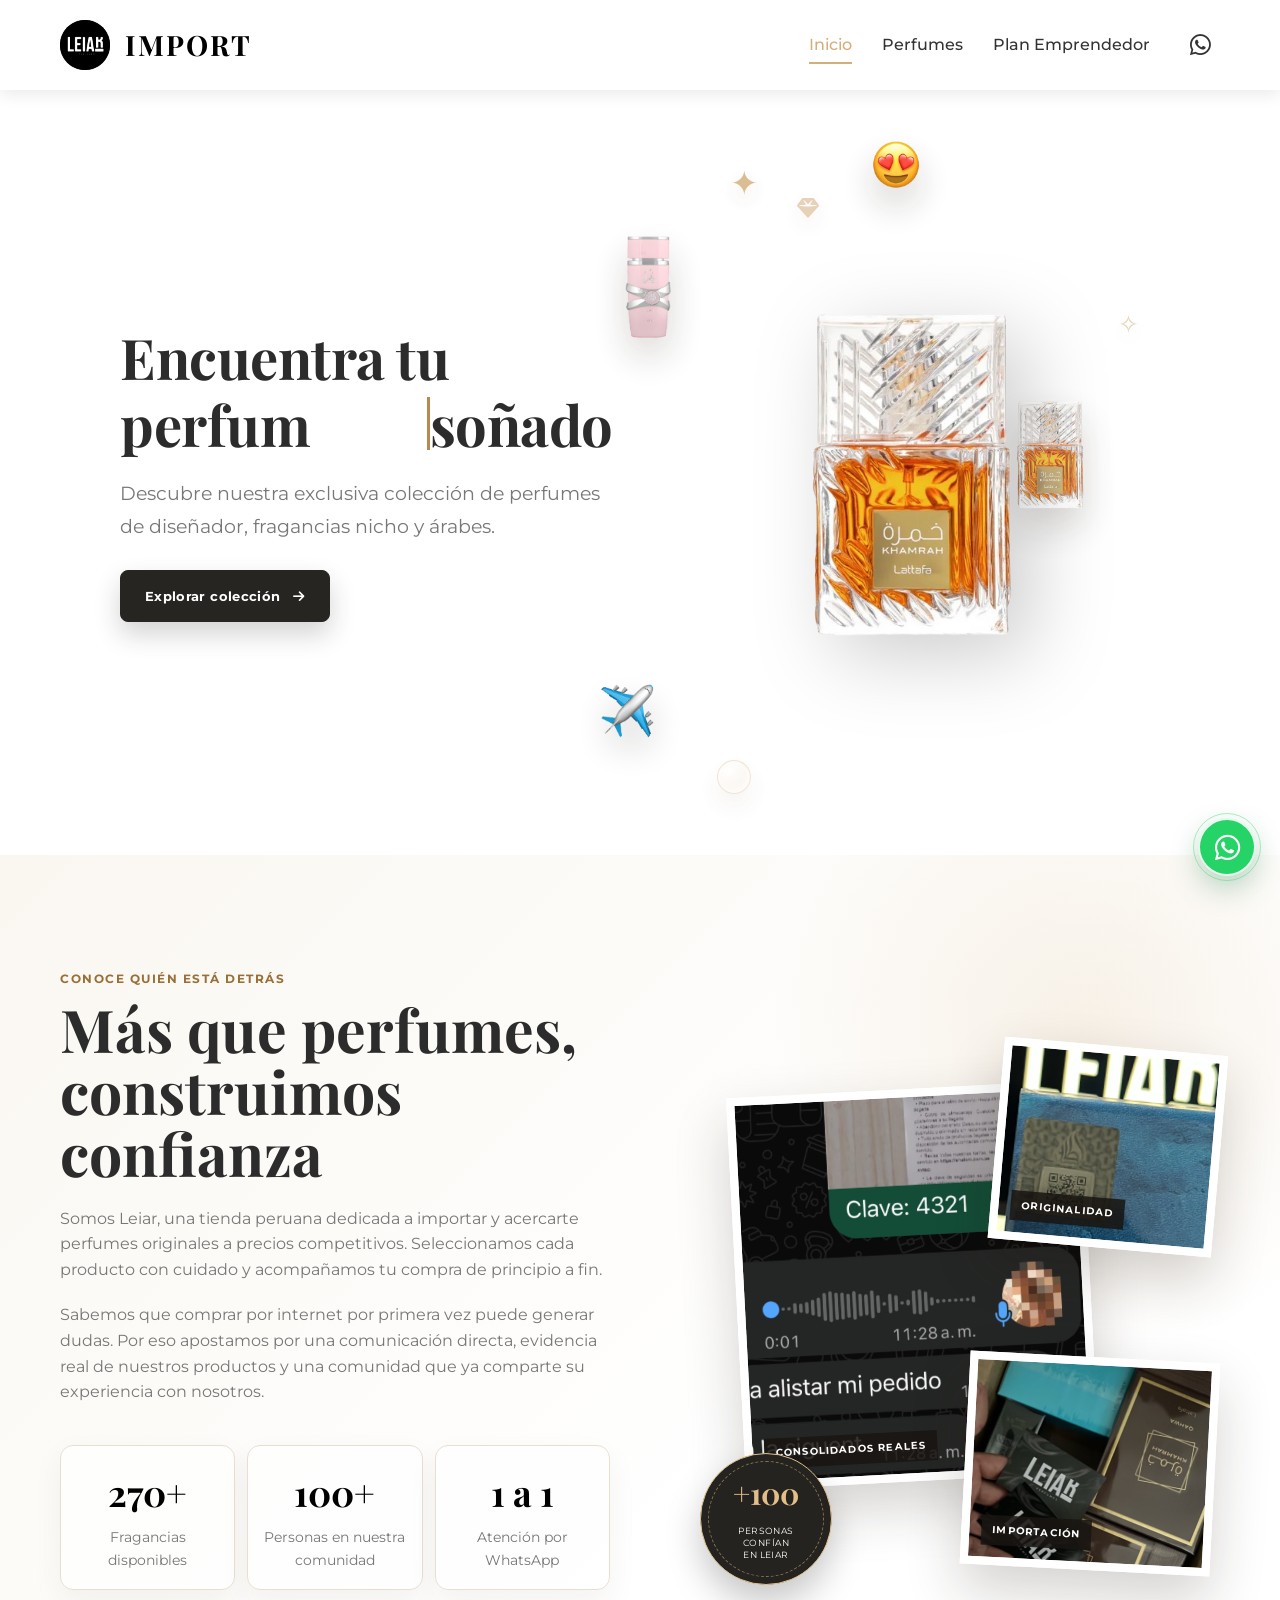
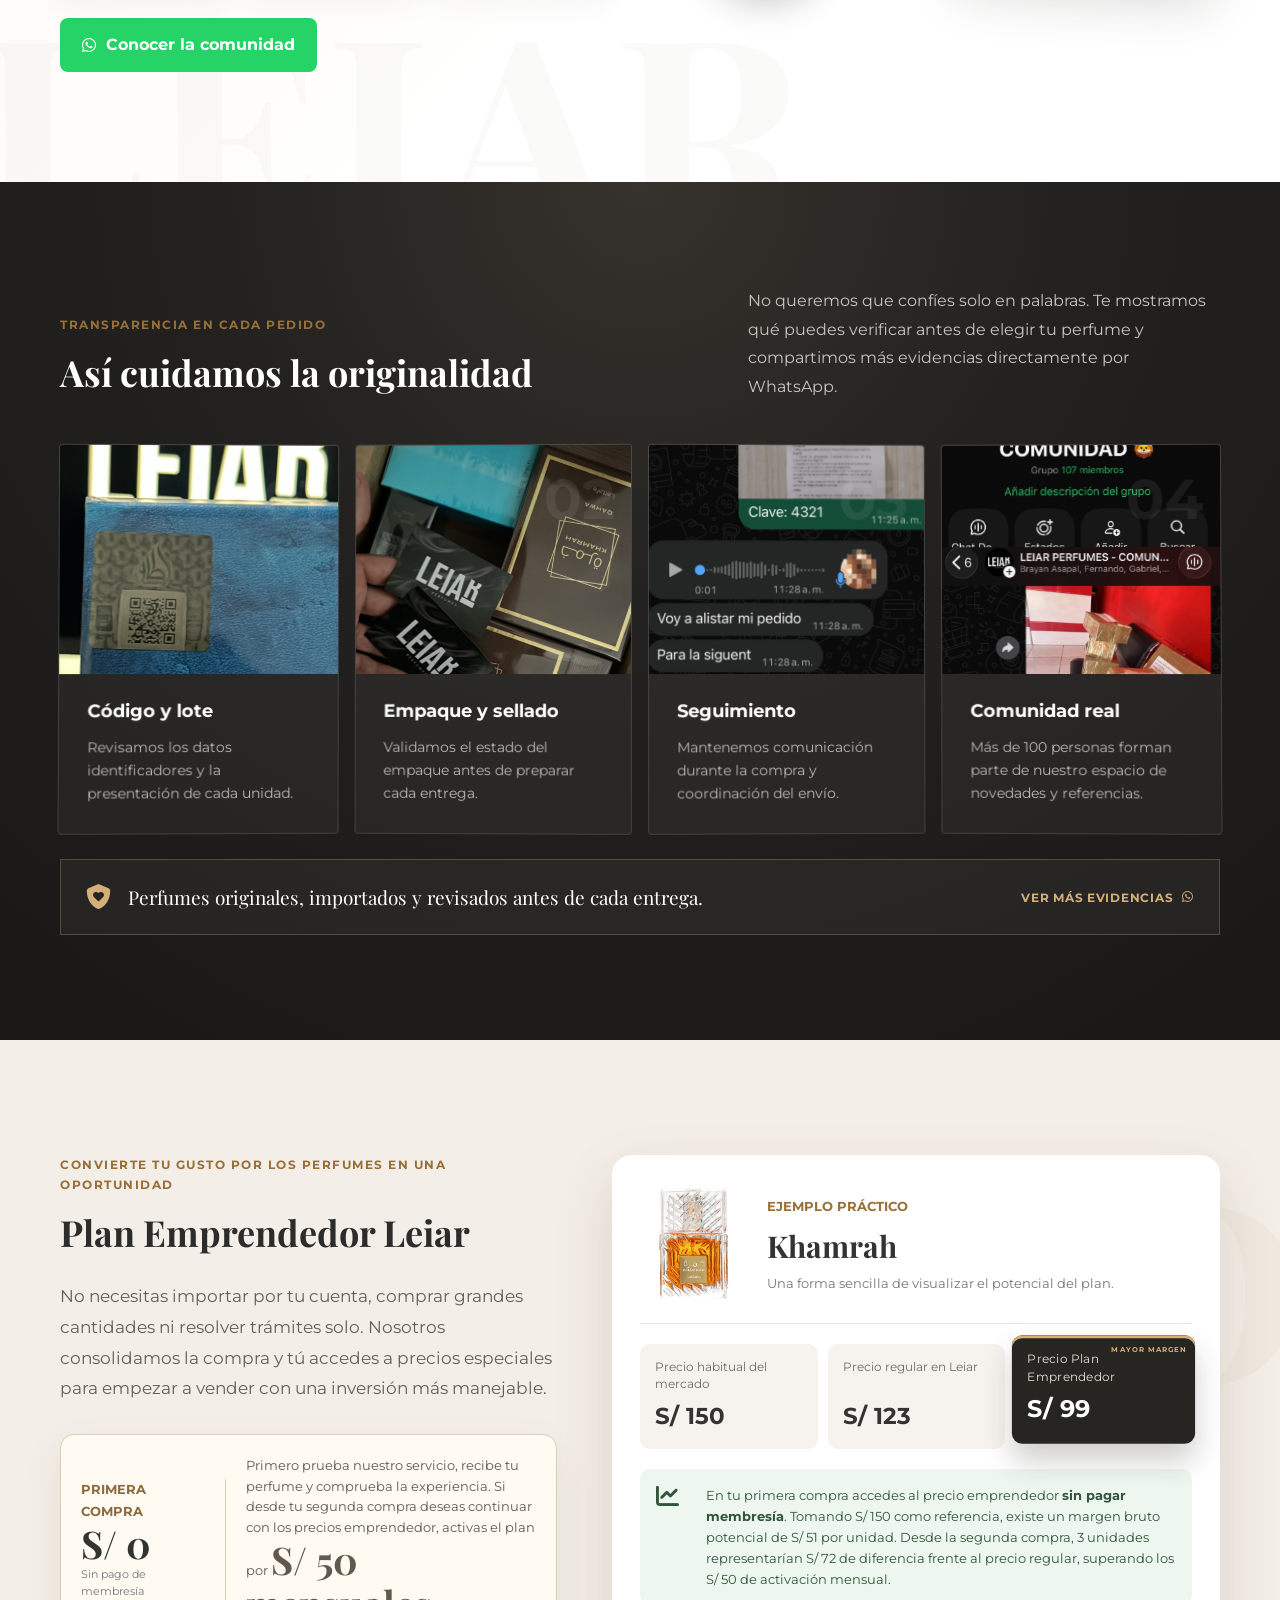
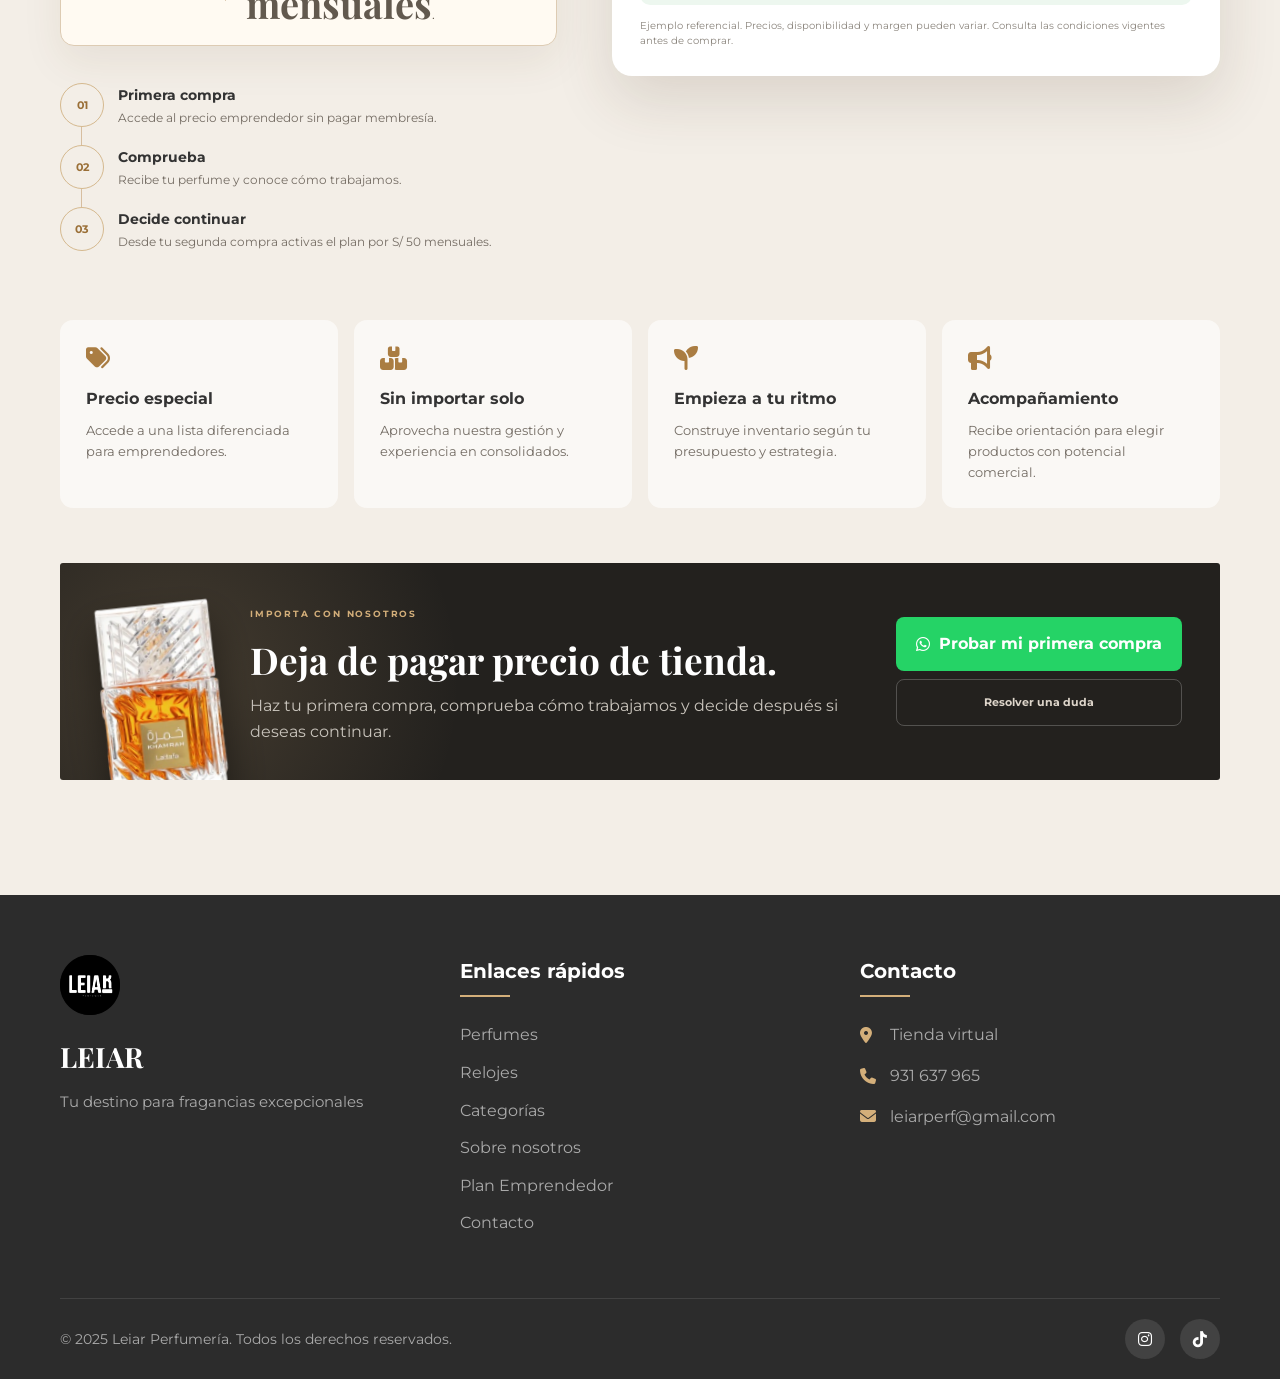
<file: index.html>
<!DOCTYPE html>
<html lang="es">
<head>
    <meta charset="UTF-8">
    <meta name="viewport" content="width=device-width, initial-scale=1.0">
    <title>Leiar Parfum</title>
    <link rel="icon" type="image/png" href="img/leairlogos.png">
    <link rel="stylesheet" href="styles.css">
    <link rel="stylesheet" href="https://cdnjs.cloudflare.com/ajax/libs/font-awesome/6.4.0/css/all.min.css">
    <link rel="preconnect" href="https://fonts.googleapis.com">
    <link rel="preconnect" href="https://fonts.gstatic.com" crossorigin>
    <link href="https://fonts.googleapis.com/css2?family=Montserrat:wght@300;400;500;600;700&family=Playfair+Display:wght@400;500;700&display=swap" rel="stylesheet">
</head>
<body>
    <!-- Header y Navegación -->
    <header>
        <div class="container">
            <div class="logo">
                <div class="logo-circle">
                    <img src="img/leairlogos.png" alt="LEIAR" class="logo-img">
                </div>
                <h1>IMPORT</h1>
            </div>
            <nav>
                <ul>
                    <li><a href="#" class="active">Inicio</a></li>
                    <li><a href="perfumes.html">Perfumes</a></li>
                    <!-- <li><a href="watches.html">Relojes</a></li> -->
                    <!-- <li><a href="#categorias">Categorías</a></li>
                    <li><a href="#nosotros">Nosotros</a></li> -->
                    <li><a href="#emprendedores">Plan Emprendedor</a></li>
                    <!-- <li><a href="#contacto">Contacto</a></li> -->
                </ul>
                <div class="whatsapp-icon">
                    <a href="https://wa.me/931637965?text=Hola%20Estoy%20interesado%20en%20sus%20perfumes" target="_blank">
                        <i class="fab fa-whatsapp"></i>
                    </a>
                </div>
            </nav>
            <div class="mobile-menu">
                <i class="fas fa-bars"></i>
            </div>
        </div>
    </header>

    <!-- Sección Hero -->
    <section class="hero">
            <div class="container">
                <div class="hero-content">
                    <h2 aria-label="Encuentra tu fragancia, reloj o iPhone perfecto">Encuentra tu <span class="rotating-word" aria-hidden="true">perfume</span>soñado</h2>
                    <p>Descubre nuestra exclusiva colección de perfumes de diseñador, fragancias nicho y árabes.</p>
                    <a href="perfumes.html" class="btn hero-catalog-btn">Explorar colección <i class="fas fa-arrow-right"></i></a>
                </div>
                <div class="hero-image">
                    <div class="perfume-carousel">
                        
                        <div class="carousel-slide">
                            <img src="img/khamrah.png" alt="Perfume 2">
                        </div>
                        <div class="carousel-slide">
                            <img src="img/scandal.png" alt="Perfume 3">
                        </div>
                        <div class="carousel-slide active">
                            <img src="img/yara.png" alt="Perfume 4">
                        </div>
                        <div class="carousel-slide">
                            <img src="img/thank.png" alt="Perfume 5">
                        </div>
                        <div class="carousel-slide">
                            <img src="img/mandarin.png" alt="Perfume 6">
                        </div>
                    </div>
                </div>
            </div>
            <div class="floating-scene" aria-hidden="true">
                <div class="floating-accent floating-emoji float-import-plane" data-depth="0.35">
                    <img src="img/decor/import-plane-3d.png" alt="">
                </div>
                <div class="floating-accent floating-bottle float-bottle-top" data-depth="0.55">
                    <img src="img/yara.png" alt="">
                </div>
                <div class="floating-accent floating-bottle float-bottle-right" data-depth="0.75">
                    <img src="img/khamrah.png" alt="">
                </div>
                <div class="floating-accent floating-emoji float-love-face" data-depth="0.65">
                    <img src="img/decor/love-face-3d.png" alt="">
                </div>
                <div class="floating-accent floating-symbol float-sparkle-one" data-depth="0.25"><span>✦</span></div>
                <div class="floating-accent floating-symbol float-sparkle-two" data-depth="0.45"><span>✧</span></div>
                <div class="floating-accent floating-orb float-orb-one" data-depth="0.2"><span></span></div>
                <div class="floating-accent floating-gem float-gem-one" data-depth="0.6"><i class="fas fa-gem"></i></div>
            </div>
    </section>

    <a class="floating-whatsapp" href="https://wa.me/51931637965?text=Hola%2C%20quiero%20informaci%C3%B3n%20sobre%20sus%20perfumes" target="_blank" rel="noopener" aria-label="Consultar por WhatsApp">
        <i class="fab fa-whatsapp"></i>
        <span>Escríbenos</span>
    </a>
<!--
    <!-- Sección de Categorías
    <section id="categorias" class="categories-section">
        <div class="container">
            <h2 class="section-title">Categorías</h2>
            <div class="categories-grid">
                <div class="category-card">
                    <div class="category-icon">
                        <i class="fas fa-mars"></i>
                    </div>
                    <h3>Perfumes para Hombre</h3>
                    <p>Fragancias masculinas intensas y sofisticadas.</p>
                </div>
                <div class="category-card">
                    <div class="category-icon">
                        <i class="fas fa-venus"></i>
                    </div>
                    <h3>Perfumes para Mujer</h3>
                    <p>Esencias femeninas delicadas y cautivadoras.</p>
                </div>
                <div class="category-card">
                    <div class="category-icon">
                        <i class="fas fa-neuter"></i>
                    </div>
                    <h3>Fragancias Unisex</h3>
                    <p>Perfumes versátiles para todos los gustos.</p>
                </div>
                <div class="category-card">
                    <div class="category-icon">
                        <i class="fas fa-gem"></i>
                    </div>
                    <h3>Colección Premium</h3>
                    <p>Ediciones limitadas y fragancias exclusivas.</p>
                </div>
            </div>
        </div>
    </section>  -->

    <!-- Sección Nosotros -->
    <section id="nosotros" class="about-section">
        <div class="container">
            <div class="about-content">
                <span class="section-eyebrow">Conoce quién está detrás</span>
                <h2 class="section-title">Más que perfumes, construimos confianza</h2>
                <p>Somos Leiar, una tienda peruana dedicada a importar y acercarte perfumes originales a precios competitivos. Seleccionamos cada producto con cuidado y acompañamos tu compra de principio a fin.</p>
                <p>Sabemos que comprar por internet por primera vez puede generar dudas. Por eso apostamos por una comunicación directa, evidencia real de nuestros productos y una comunidad que ya comparte su experiencia con nosotros.</p>
                <div class="about-stats">
                    <div class="stat">
                        <h3>270+</h3>
                        <p>Fragancias disponibles</p>
                    </div>
                    <div class="stat">
                        <h3>100+</h3>
                        <p>Personas en nuestra comunidad</p>
                    </div>
                    <div class="stat">
                        <h3>1 a 1</h3>
                        <p>Atención por WhatsApp</p>
                    </div>
                </div>
                <a class="trust-whatsapp" href="https://chat.whatsapp.com/KZ9jgVvydt365ed0Sph0ZP" target="_blank" rel="noopener"><i class="fab fa-whatsapp"></i> Conocer la comunidad</a>
            </div>
            <div class="about-image">
                <div class="trust-collage" aria-label="Evidencias reales de Leiar">
                    <figure class="collage-main"><img src="img/evidencias/consolidado.png" alt="Consolidado real de perfumes Leiar"><figcaption>Consolidados reales</figcaption></figure>
                    <figure class="collage-top"><img src="img/evidencias/codigo-lote.png" alt="Verificación de códigos y lotes"><figcaption>Originalidad</figcaption></figure>
                    <figure class="collage-bottom"><img src="img/evidencias/empaque-sellado.png" alt="Preparación y empaque de productos"><figcaption>Importación</figcaption></figure>
                    <div class="community-seal"><strong>+100</strong><span>personas confían<br>en Leiar</span></div>
                </div>
            </div>
        </div>
    </section>

    <section class="proof-section" aria-labelledby="proof-title">
        <div class="container">
            <div class="proof-heading">
                <div><span class="section-eyebrow">Transparencia en cada pedido</span><h2 id="proof-title" class="section-title">Así cuidamos la originalidad</h2></div>
                <p>No queremos que confíes solo en palabras. Te mostramos qué puedes verificar antes de elegir tu perfume y compartimos más evidencias directamente por WhatsApp.</p>
            </div>
            <div class="proof-grid">
                <article>
                    <div class="proof-image"><img src="img/evidencias/codigo-lote.png" alt="Verificación de código y lote" loading="lazy"></div>
                    <span>01</span><h3>Código y lote</h3><p>Revisamos los datos identificadores y la presentación de cada unidad.</p>
                </article>
                <article>
                    <div class="proof-image"><img src="img/evidencias/empaque-sellado.png" alt="Empaque y sellado de perfumes" loading="lazy"></div>
                    <span>02</span><h3>Empaque y sellado</h3><p>Validamos el estado del empaque antes de preparar cada entrega.</p>
                </article>
                <article>
                    <div class="proof-image"><img src="img/evidencias/consolidado.png" alt="Consolidado de perfumes importados" loading="lazy"></div>
                    <span>03</span><h3>Seguimiento</h3><p>Mantenemos comunicación durante la compra y coordinación del envío.</p>
                </article>
                <article>
                    <div class="proof-image"><img src="img/evidencias/comunidad.png" alt="Comunidad y pedidos de Leiar" loading="lazy"></div>
                    <span>04</span><h3>Comunidad real</h3><p>Más de 100 personas forman parte de nuestro espacio de novedades y referencias.</p>
                </article>
            </div>
            <div class="proof-statement"><i class="fas fa-shield-heart"></i><span>Perfumes originales, importados y revisados antes de cada entrega.</span><a href="https://wa.me/51931637965?text=Hola%2C%20quiero%20ver%20evidencias%20de%20sus%20productos" target="_blank" rel="noopener">Ver más evidencias <i class="fab fa-whatsapp"></i></a></div>
        </div>
    </section>

    <section id="emprendedores" class="entrepreneur-section">
        <div class="container">
            <div class="entrepreneur-intro">
                <span class="section-eyebrow">Convierte tu gusto por los perfumes en una oportunidad</span>
                <h2 class="section-title">Plan Emprendedor Leiar</h2>
                <p>No necesitas importar por tu cuenta, comprar grandes cantidades ni resolver trámites solo. Nosotros consolidamos la compra y tú accedes a precios especiales para empezar a vender con una inversión más manejable.</p>
                <div class="membership-box">
                    <div><small>Primera compra</small><strong>S/ 0</strong><span>Sin pago de membresía</span></div>
                    <p>Primero prueba nuestro servicio, recibe tu perfume y comprueba la experiencia. Si desde tu segunda compra deseas continuar con los precios emprendedor, activas el plan por <strong>S/ 50 mensuales</strong>.</p>
                </div>
                <div class="plan-timeline" aria-label="Cómo funciona el Plan Emprendedor">
                    <article><span>01</span><div><strong>Primera compra</strong><p>Accede al precio emprendedor sin pagar membresía.</p></div></article>
                    <article><span>02</span><div><strong>Comprueba</strong><p>Recibe tu perfume y conoce cómo trabajamos.</p></div></article>
                    <article><span>03</span><div><strong>Decide continuar</strong><p>Desde tu segunda compra activas el plan por S/ 50 mensuales.</p></div></article>
                </div>
            </div>
            <div class="price-example">
                <div class="example-product"><img src="img/khamrah.png" alt="Khamrah, ejemplo del Plan Emprendedor"><div><small>Ejemplo práctico</small><h3>Khamrah</h3><p>Una forma sencilla de visualizar el potencial del plan.</p></div></div>
                <div class="price-steps">
                    <div><span>Precio habitual del mercado</span><strong>S/ 150</strong></div>
                    <div><span>Precio regular en Leiar</span><strong>S/ 123</strong></div>
                    <div class="featured"><span>Precio Plan Emprendedor</span><strong>S/ 99</strong></div>
                </div>
                <div class="opportunity"><i class="fas fa-chart-line"></i><p>En tu primera compra accedes al precio emprendedor <strong>sin pagar membresía</strong>. Tomando S/ 150 como referencia, existe un margen bruto potencial de S/ 51 por unidad. Desde la segunda compra, 3 unidades representarían S/ 72 de diferencia frente al precio regular, superando los S/ 50 de activación mensual.</p></div>
                <small class="price-note">Ejemplo referencial. Precios, disponibilidad y margen pueden variar. Consulta las condiciones vigentes antes de comprar.</small>
            </div>
            <div class="plan-benefits">
                <article><i class="fas fa-tags"></i><h3>Precio especial</h3><p>Accede a una lista diferenciada para emprendedores.</p></article>
                <article><i class="fas fa-boxes-stacked"></i><h3>Sin importar solo</h3><p>Aprovecha nuestra gestión y experiencia en consolidados.</p></article>
                <article><i class="fas fa-seedling"></i><h3>Empieza a tu ritmo</h3><p>Construye inventario según tu presupuesto y estrategia.</p></article>
                <article><i class="fas fa-bullhorn"></i><h3>Acompañamiento</h3><p>Recibe orientación para elegir productos con potencial comercial.</p></article>
            </div>
            <div class="plan-cta">
                <img src="img/khamrah.png" alt="Perfume Khamrah" aria-hidden="true">
                <div><span>IMPORTA CON NOSOTROS</span><h3>Deja de pagar precio de tienda.</h3><p>Haz tu primera compra, comprueba cómo trabajamos y decide después si deseas continuar.</p></div>
                <div class="plan-cta-actions"><a href="https://wa.me/51931637965?text=Hola%2C%20quiero%20probar%20mi%20primera%20compra%20del%20Plan%20Emprendedor" target="_blank" rel="noopener"><i class="fab fa-whatsapp"></i> Probar mi primera compra</a><a class="secondary-cta" href="https://wa.me/51931637965?text=Hola%2C%20tengo%20una%20consulta%20sobre%20el%20Plan%20Emprendedor" target="_blank" rel="noopener">Resolver una duda</a></div>
            </div>
        </div>
    </section>

    <!-- Footer -->
    <footer id="contacto">
        <div class="container">
            <div class="footer-content">
                <div class="footer-logo">
                    <div class="logo-circle">
                        <img src="img/leairlogos.png" alt="LEIAR" class="logo-img">
                    </div>
                    <h2>LEIAR</h2>
                    <p>Tu destino para fragancias excepcionales</p>
                </div>
                <div class="footer-links">
                    <h3>Enlaces rápidos</h3>
                    <ul>
                        <li><a href="perfumes.html">Perfumes</a></li>
                        <li><a href="watches.html">Relojes</a></li>
                        <li><a href="#categorias">Categorías</a></li>
                        <li><a href="#nosotros">Sobre nosotros</a></li>
                        <li><a href="#emprendedores">Plan Emprendedor</a></li>
                        <li><a href="#contacto">Contacto</a></li>
                    </ul>
                </div>
                <div class="footer-contact">
                    <h3>Contacto</h3>
                    <p><i class="fas fa-map-marker-alt"></i> Tienda virtual</p>
                    <p><i class="fas fa-phone"></i> 931 637 965</p>
                    <p><i class="fas fa-envelope"></i> leiarperf@gmail.com</p>
                </div>
               
            </div>
            <div class="footer-bottom">
                <p>&copy; 2025 Leiar Perfumería. Todos los derechos reservados.</p>
                <div class="social-icons">
                    
                    <a href="https://www.instagram.com/leiar.pf?utm_source=ig_web_button_share_sheet&igsh=ZDNlZDc0MzIxNw=="><i class="fab fa-instagram"></i></a>
                    <a href="https://www.tiktok.com/@leiar.pf?is_from_webapp=1&sender_device=pc"><i class="fab fa-tiktok"></i></a>
                    
                </div>
            </div>
        </div>
    </footer>

    <script src="supabase-config.js"></script>
    <script src="script.js"></script>
</body>
</html>
</file>
<file: styles.css>
/* Reset y estilos generales */
* {
    margin: 0;
    padding: 0;
    box-sizing: border-box;
}

:root {
    --primary-color: #2c2c2c;
    --secondary-color: #f8f8f8;
    --accent-color: #d4af7a;
    --text-color: #333;
    --text-light: #777;
    --white: #ffffff;
    --black: #000000;
    --gray-light: #f5f5f5;
    --gray-medium: #e0e0e0;
    --shadow: 0 5px 15px rgba(0, 0, 0, 0.08);
    --transition: all 0.3s ease;
}

body {
    font-family: 'Montserrat', sans-serif;
    color: var(--text-color);
    line-height: 1.6;
    background-color: var(--white);
    overflow-x: hidden;
}

/* Confianza, comunidad y Plan Emprendedor */
.section-eyebrow {
    display: inline-block;
    margin-bottom: 10px;
    color: #9a6f37;
    font-size: 12px;
    font-weight: 700;
    letter-spacing: 1.5px;
    text-transform: uppercase;
}

.about-section {
    background: linear-gradient(135deg, #faf8f4 0%, #fff 65%);
}

.about-section .section-title {
    text-align: left;
    margin-bottom: 22px;
}

.trust-whatsapp {
    display: inline-flex;
    align-items: center;
    gap: 10px;
    margin-top: 28px;
    padding: 14px 22px;
    border-radius: 8px;
    background: #25d366;
    color: #fff;
    font-weight: 700;
    text-decoration: none;
    transition: var(--transition);
}

.trust-whatsapp:hover { transform: translateY(-2px); background: #1ebc59; }

.trust-card {
    width: min(420px, 100%);
    padding: 35px;
    border: 1px solid #e9dfd1;
    border-radius: 20px;
    background: #fff;
    box-shadow: 0 20px 50px rgba(63, 45, 25, .1);
}

.trust-logo { width: 75px; height: 75px; object-fit: contain; margin-bottom: 12px; }
.trust-card h3 { font-family: 'Playfair Display', serif; font-size: 26px; margin-bottom: 22px; }
.trust-card ul { display: grid; gap: 20px; list-style: none; }
.trust-card li { display: grid; grid-template-columns: 34px 1fr; gap: 12px; align-items: start; }
.trust-card li > i { color: var(--accent-color); font-size: 22px; padding-top: 3px; }
.trust-card li span { display: grid; gap: 3px; }
.trust-card li small { color: var(--text-light); line-height: 1.5; }

.proof-section { padding: 90px 0; background: #22211f; color: #fff; }
.proof-heading { display: grid; grid-template-columns: 1.15fr .85fr; gap: 50px; align-items: end; margin-bottom: 42px; }
.proof-heading .section-title { color: #fff; text-align: left; margin: 0; }
.proof-heading > p { color: #c8c5c0; line-height: 1.8; }
.proof-grid { display: grid; grid-template-columns: repeat(4, 1fr); gap: 16px; }
.proof-grid article { position: relative; padding: 0 0 28px; overflow: hidden; border: 1px solid #ffffff1f; border-radius: 14px; background: #ffffff0a; }
.proof-grid article > span { position: absolute; top: 10px; right: 16px; color: #ffffff12; font-size: 56px; font-weight: 700; }
.proof-image { width: 100%; aspect-ratio: 4 / 3; margin-bottom: 23px; overflow: hidden; background: #34322f; }
.proof-image img { width: 100%; height: 100%; display: block; object-fit: cover; transition: transform .45s ease; }
.proof-grid article:hover .proof-image img { transform: scale(1.04); }
.proof-grid h3 { margin: 0 28px 10px; font-size: 18px; }
.proof-grid p { margin: 0 28px; color: #bdb9b3; font-size: 14px; line-height: 1.65; }

.entrepreneur-section { padding: 100px 0; background: #f3eee7; }
.entrepreneur-section > .container { display: grid; grid-template-columns: .9fr 1.1fr; gap: 55px; align-items: start; }
.entrepreneur-intro .section-title { text-align: left; margin: 0 0 20px; }
.entrepreneur-intro > p { color: #655f58; font-size: 17px; line-height: 1.8; }
.membership-box { display: grid; grid-template-columns: 145px 1fr; gap: 20px; align-items: center; margin-top: 30px; padding: 20px; border: 1px solid #ddcbb3; border-radius: 14px; background: #fffaf2; }
.membership-box > div { display: grid; padding-right: 20px; border-right: 1px solid #ddcbb3; }
.membership-box small { color: #8c6a3e; font-weight: 700; text-transform: uppercase; }
.membership-box strong { font-family: 'Playfair Display', serif; font-size: 38px; line-height: 1.15; }
.membership-box span { color: #777; font-size: 11px; }
.membership-box p { color: #62594e; font-size: 13px; line-height: 1.6; }

.price-example { padding: 28px; border-radius: 20px; background: #fff; box-shadow: 0 18px 45px rgba(69, 49, 27, .1); }
.example-product { display: grid; grid-template-columns: 105px 1fr; align-items: center; gap: 22px; padding-bottom: 20px; border-bottom: 1px solid #eee7de; }
.example-product img { width: 105px; height: 120px; object-fit: contain; }
.example-product small { color: #9a6f37; font-weight: 700; text-transform: uppercase; }
.example-product h3 { font-family: 'Playfair Display', serif; font-size: 30px; margin: 3px 0; }
.example-product p { color: #777; font-size: 13px; }
.price-steps { display: grid; grid-template-columns: repeat(3, 1fr); gap: 10px; margin: 20px 0; }
.price-steps > div { display: flex; min-height: 105px; flex-direction: column; justify-content: space-between; padding: 15px; border-radius: 10px; background: #f6f3ef; }
.price-steps span { color: #706960; font-size: 12px; line-height: 1.4; }
.price-steps strong { font-size: 23px; }
.price-steps .featured { background: #272522; color: #fff; box-shadow: inset 0 3px #d4af7a; }
.price-steps .featured span { color: #e7dfd3; }
.opportunity { display: grid; grid-template-columns: 38px 1fr; gap: 12px; align-items: start; padding: 16px; border-radius: 10px; background: #edf7ef; color: #31553a; }
.opportunity i { font-size: 23px; }.opportunity p { font-size: 13px; line-height: 1.6; }
.price-note { display: block; margin-top: 13px; color: #8b857d; font-size: 10px; line-height: 1.5; }
.plan-benefits { grid-column: 1 / -1; display: grid; grid-template-columns: repeat(4, 1fr); gap: 16px; margin-top: 5px; }
.plan-benefits article { padding: 25px; border-radius: 13px; background: #fff9; }
.plan-benefits i { color: #aa7d42; font-size: 24px; margin-bottom: 16px; }
.plan-benefits h3 { margin-bottom: 8px; font-size: 16px; }.plan-benefits p { color: #736c64; font-size: 13px; line-height: 1.6; }
.plan-cta { grid-column: 1 / -1; display: flex; justify-content: space-between; gap: 25px; align-items: center; padding: 28px 34px; border-radius: 15px; background: #272522; color: #fff; }
.plan-cta h3 { font-family: 'Playfair Display', serif; font-size: 25px; }.plan-cta p { margin-top: 4px; color: #c9c4bc; }
.plan-cta a { display: inline-flex; flex-shrink: 0; align-items: center; gap: 9px; padding: 14px 20px; border-radius: 8px; background: #25d366; color: #fff; font-weight: 700; text-decoration: none; }

@media (max-width: 900px) {
    .proof-grid, .plan-benefits { grid-template-columns: repeat(2, 1fr); }
    .entrepreneur-section > .container { grid-template-columns: 1fr; }
}

@media (max-width: 620px) {
    .proof-section, .entrepreneur-section { padding: 65px 0; }
    .proof-heading { grid-template-columns: 1fr; gap: 15px; }
    .proof-grid, .plan-benefits, .price-steps { grid-template-columns: 1fr; }
    .proof-grid article { min-height: auto; }
    .membership-box { grid-template-columns: 1fr; }
    .membership-box > div { border-right: 0; border-bottom: 1px solid #ddcbb3; padding: 0 0 15px; }
    .plan-cta { align-items: flex-start; flex-direction: column; }
    .plan-cta a { width: 100%; justify-content: center; }
}

.container {
    width: 100%;
    max-width: 1200px;
    margin: 0 auto;
    padding: 0 20px;
}

/* Header */
header {
    background-color: var(--white);
    box-shadow: var(--shadow);
    position: sticky;
    top: 0;
    z-index: 1000;
}

header .container {
    display: flex;
    justify-content: space-between;
    align-items: center;
    padding: 20px;
}

.logo {
    display: flex;
    align-items: center;
    gap: 15px;
}

.logo-circle {
    width: 50px;
    height: 50px;
    background-color: var(--black);
    border-radius: 50%;
    display: flex;
    align-items: center;
    justify-content: center;
}

.logo-text {
    color: var(--white);
    font-size: 28px;
    font-weight: 700;
    font-family: 'Playfair Display', serif;
}

.logo h1 {
    font-family: 'Playfair Display', serif;
    font-weight: 700;
    font-size: 28px;
    color: var(--black);
    letter-spacing: 2px;
}

nav {
    display: flex;
    align-items: center;
    gap: 30px;
}

nav ul {
    display: flex;
    list-style: none;
    gap: 30px;
}

nav ul li a {
    text-decoration: none;
    color: var(--text-color);
    font-weight: 500;
    font-size: 16px;
    transition: var(--transition);
    padding: 5px 0;
    position: relative;
}

nav ul li a:hover,
nav ul li a.active {
    color: var(--accent-color);
}

nav ul li a.active::after {
    content: '';
    position: absolute;
    bottom: -5px;
    left: 0;
    width: 100%;
    height: 2px;
    background-color: var(--accent-color);
}

/* WhatsApp Icon */
.whatsapp-icon {
    font-size: 24px;
    cursor: pointer;
    transition: var(--transition);
}

.whatsapp-icon a {
    color: var(--text-color);
    text-decoration: none;
    display: flex;
    align-items: center;
    justify-content: center;
    width: 40px;
    height: 40px;
    border-radius: 50%;
    background-color: var(--white);
    transition: var(--transition);
}

.whatsapp-icon a:hover {
    color: #25D366; /* Color verde de WhatsApp */
    transform: scale(1.1);
}

/* Botón de WhatsApp en productos */
.whatsapp-btn {
    flex: 1;
    padding: 12px;
    border-radius: 5px;
    border: none;
    font-weight: 600;
    cursor: pointer;
    transition: var(--transition);
    font-family: 'Montserrat', sans-serif;
    font-size: 14px;
    background-color: #25D366;
    color: white;
}

.whatsapp-btn:hover {
    background-color: #1da851;
    transform: translateY(-2px);
    box-shadow: 0 5px 15px rgba(37, 211, 102, 0.2);
}

/* Botón de WhatsApp en modal */
.modal-whatsapp-btn {
    flex: 2;
    padding: 16px;
    background-color: #25D366;
    color: white;
    border: none;
    border-radius: 5px;
    font-weight: 600;
    cursor: pointer;
    transition: var(--transition);
    font-family: 'Montserrat', sans-serif;
    font-size: 16px;
}

.modal-whatsapp-btn:hover {
    background-color: #1da851;
}

.mobile-menu {
    display: none;
    font-size: 24px;
    cursor: pointer;
}

/* Sección Hero - Corregido */
.hero {
    display: flex;
    min-height: 85vh;
    background: linear-gradient(to right, var(--white) 60%, var(--white) 40%);
    padding: 40px 0;
    position: relative;
}

.hero .container {
    display: flex;
    align-items: center;
    justify-content: space-between;
    width: 100%;
}

.hero-content {
    flex: 1;
    display: flex;
    flex-direction: column;
    justify-content: center;
    padding-left: 60px; /* Añadido más espacio a la izquierda */
    padding-right: 40px;
    max-width: 600px; /* Limita el ancho máximo */
}

.hero-content h2 {
    font-family: 'Playfair Display', serif;
    font-size: 3.5rem; /* Un poco más grande */
    font-weight: 700;
    margin-bottom: 25px;
    color: var(--primary-color);
    line-height: 1.2;
    letter-spacing: -0.5px;
}

.hero-content p {
    font-size: 1.2rem; /* Un poco más grande */
    color: var(--text-light);
    margin-bottom: 35px;
    max-width: 500px;
    line-height: 1.7;
}

.hero-image {
    flex: 1;
    display: flex;
    align-items: center;
    justify-content: center;
    position: relative;
    padding-right: 60px; /* Añadido espacio a la derecha */
}

.perfume-bottle {
    width: 320px; /* Un poco más grande */
    height: 520px;
    background: linear-gradient(145deg, #f0f0f0, #ffffff);
    border-radius: 100px 100px 150px 150px;
    position: relative;
    box-shadow: 
        25px 25px 50px rgba(0, 0, 0, 0.1),
        -25px -25px 50px rgba(255, 255, 255, 0.8);
    border: 20px solid var(--white); /* Borde más grueso */
}

.perfume-bottle::before {
    content: '';
    position: absolute;
    top: -35px; /* Ajustado para el borde más grueso */
    left: 50%;
    transform: translateX(-50%);
    width: 90px;
    height: 90px;
    background-color: var(--accent-color);
    border-radius: 50px 50px 15px 15px;
    box-shadow: inset 5px 5px 10px rgba(0, 0, 0, 0.2);
}

.perfume-bottle::after {
    content: '';
    position: absolute;
    bottom: 0;
    left: 0;
    width: 100%;
    height: 35%; /* Un poco más de color */
    background: linear-gradient(to top, var(--accent-color), transparent);
    border-radius: 0 0 135px 135px;
    opacity: 0.4; /* Un poco más visible */
}

/* Para pantallas más pequeñas */
@media (max-width: 992px) {
    .hero {
        flex-direction: column;
        text-align: center;
        padding: 60px 0 40px;
    }

    .hero-content {
        padding-left: 20px; /* Reducido para móviles */
        padding-right: 20px;
        margin-bottom: 50px;
        align-items: center;
        max-width: 100%;
    }

    .hero-content h2 {
        font-size: 2.8rem;
    }

    .hero-content p {
        font-size: 1.1rem;
    }

    .hero-image {
        padding-right: 0;
    }

    .perfume-bottle {
        width: 280px;
        height: 450px;
    }
}

@media (max-width: 576px) {
    .hero-content {
        padding-left: 15px;
        padding-right: 15px;
    }

    .hero-content h2 {
        font-size: 2.2rem;
    }

    .hero-content p {
        font-size: 1rem;
    }

    .perfume-bottle {
        width: 240px;
        height: 380px;
    }
}

/* Sección de Filtros */
.filters-section {
    background-color: var(--gray-light);
    padding: 30px 0;
}

.filters-section .container {
    display: flex;
    justify-content: space-between;
    align-items: center;
    flex-wrap: wrap;
    gap: 20px;
}

.filters-section h3 {
    font-size: 18px;
    color: var(--text-color);
}

.filters {
    display: flex;
    gap: 15px;
    flex-wrap: wrap;
}

.filter-btn {
    padding: 10px 25px;
    background-color: var(--white);
    border: 2px solid var(--gray-medium);
    border-radius: 30px;
    font-weight: 500;
    cursor: pointer;
    transition: var(--transition);
    color: var(--text-color);
}

.filter-btn:hover,
.filter-btn.active {
    background-color: var(--black);
    color: var(--white);
    border-color: var(--black);
}

.sort {
    display: flex;
    align-items: center;
    gap: 10px;
}

.sort label {
    font-weight: 500;
}

.sort select {
    padding: 10px 15px;
    border-radius: 5px;
    border: 2px solid var(--gray-medium);
    background-color: var(--white);
    font-family: 'Montserrat', sans-serif;
    font-size: 14px;
    cursor: pointer;
}

/* Sección de Perfumes */
.perfumes-section {
    padding: 80px 0;
}

.section-title {
    font-family: 'Playfair Display', serif;
    font-size: 36px;
    font-weight: 700;
    text-align: center;
    margin-bottom: 50px;
    color: var(--primary-color);
}

.perfumes-grid {
    display: grid;
    grid-template-columns: repeat(4, 1fr);
    gap: 30px;
}

/* En tablets: 2 productos */
@media (max-width: 992px) {
    .perfumes-grid {
        grid-template-columns: repeat(2, 1fr);
    }
}

/* En móviles: 1 producto */
@media (max-width: 576px) {
    .perfumes-grid {
        grid-template-columns: 1fr;
    }
}


.perfume-card {
    background-color: var(--white);
    border-radius: 15px;
    overflow: hidden;
    box-shadow: var(--shadow);
    transition: var(--transition);
    position: relative;
}

.perfume-card:hover {
    transform: translateY(-6px) scale(1.01);
    box-shadow: 0 18px 38px rgba(42, 34, 24, 0.14);
}

.perfume-image {
    height: 250px;
    background-color: var(--gray-light);
    display: flex;
    align-items: center;
    justify-content: center;
    position: relative;
    overflow: hidden; /* Esto es importante */
    border-radius: 10px 10px 0 0; /* Bordes redondeados arriba */
}

.perfume-image .bottle {
    width: 120px;
    height: 200px;
    background: linear-gradient(145deg, #e6e6e6, #ffffff);
    border-radius: 40px 40px 60px 60px;
    position: relative;
    box-shadow: inset 5px 5px 10px rgba(0, 0, 0, 0.1);
}

.perfume-image .bottle::after {
    content: '';
    position: absolute;
    bottom: 0;
    left: 0;
    width: 100%;
    height: 40%;
    background: var(--perfume-color, var(--accent-color));
    border-radius: 0 0 60px 60px;
    opacity: 0.7;
}

.perfume-badge {
    position: absolute;
    top: 15px;
    left: 15px;
    background-color: var(--accent-color);
    color: var(--white);
    padding: 5px 12px;
    border-radius: 20px;
    font-size: 12px;
    font-weight: 600;
}

.perfume-info {
    padding: 25px;
}

.perfume-category {
    color: var(--text-light);
    font-size: 14px;
    text-transform: uppercase;
    letter-spacing: 1px;
    margin-bottom: 5px;
}

.perfume-name {
    font-size: 20px;
    font-weight: 600;
    margin-bottom: 10px;
    color: var(--primary-color);
}

.perfume-description {
    color: var(--text-light);
    font-size: 14px;
    margin-bottom: 15px;
    height: 40px;
    overflow: hidden;
}

.perfume-price {
    font-size: 22px;
    font-weight: 700;
    color: var(--black);
    margin-bottom: 20px;
}

.perfume-actions {
    display: flex;
    gap: 10px;
}

.perfume-actions button {
    flex: 1;
    padding: 12px;
    border-radius: 5px;
    border: none;
    font-weight: 600;
    cursor: pointer;
    transition: var(--transition);
    font-family: 'Montserrat', sans-serif;
    font-size: 14px;
}

.add-to-cart {
    background-color: var(--black);
    color: var(--white);
}

.add-to-cart:hover {
    background-color: #444;
}

.view-details {
    background-color: transparent;
    color: var(--text-color);
    border: 2px solid var(--gray-medium) !important;
}

.view-details:hover {
    border-color: var(--black) !important;
    color: var(--black);
}

/* Sección de Categorías */
.categories-section {
    padding: 80px 0;
    background-color: var(--gray-light);
}

.categories-grid {
    display: grid;
    grid-template-columns: repeat(auto-fit, minmax(250px, 1fr));
    gap: 30px;
}

.category-card {
    background-color: var(--white);
    padding: 40px 30px;
    border-radius: 15px;
    text-align: center;
    box-shadow: var(--shadow);
    transition: var(--transition);
}

.category-card:hover {
    transform: translateY(-10px);
}

.category-icon {
    width: 80px;
    height: 80px;
    background-color: var(--black);
    border-radius: 50%;
    display: flex;
    align-items: center;
    justify-content: center;
    margin: 0 auto 25px;
    color: var(--white);
    font-size: 30px;
}

.category-card h3 {
    font-size: 22px;
    margin-bottom: 15px;
    color: var(--primary-color);
}

.category-card p {
    color: var(--text-light);
    font-size: 15px;
}

/* Sección Nosotros */
.about-section {
    padding: 80px 0;
}

.about-section .container {
    display: flex;
    align-items: center;
    gap: 60px;
}

.about-content {
    flex: 1;
}

.about-content p {
    margin-bottom: 20px;
    color: var(--text-light);
    font-size: 16px;
}

.about-stats {
    display: flex;
    justify-content: space-between;
    margin-top: 40px;
}

.stat {
    text-align: center;
}

.stat h3 {
    font-size: 36px;
    color: var(--black);
    margin-bottom: 5px;
}

.stat p {
    font-size: 14px;
    color: var(--text-light);
    margin: 0;
}

.about-image {
    flex: 1;
    position: relative;
}
.elegant-frame {
    width: 100%;
    height: 400px;
    border-radius: 10px;
    overflow: hidden;
    position: relative;
    box-shadow: 20px 20px 40px rgba(0, 0, 0, 0.1);
}
.about-img {
    width: 100%;
    height: 100%;
    object-fit: contain;
    transition: transform 0.5s ease;
}

.elegant-frame:hover .about-img {
    transform: scale(1.05);
}

.frame-decoration {
    position: absolute;
    top: -10px;
    left: -10px;
    right: -10px;
    bottom: -10px;
    border: 2px solid var(--accent-color);
    border-radius: 15px;
    pointer-events: none;
}
.image-frame {
    width: 100%;
    height: 400px;
    background-color: var(--gray-light);
    border-radius: 10px;
    position: relative;
    overflow: hidden;
}



/* Footer */
footer {
    background-color: var(--primary-color);
    color: var(--white);
    padding: 60px 0 20px;
}

.footer-content {
    display: grid;
    grid-template-columns: repeat(auto-fit, minmax(250px, 1fr));
    gap: 40px;
    margin-bottom: 50px;
}

.footer-logo .logo-circle {
    width: 60px;
    height: 60px;
    margin-bottom: 20px;
}

.footer-logo .logo-text {
    font-size: 32px;
}

.footer-logo h2 {
    font-family: 'Playfair Display', serif;
    font-size: 28px;
    margin-bottom: 10px;
}

.footer-logo p {
    color: #aaa;
    font-size: 15px;
}

.footer-links h3,
.footer-contact h3,
.footer-newsletter h3 {
    font-size: 20px;
    margin-bottom: 25px;
    position: relative;
    padding-bottom: 10px;
}

.footer-links h3::after,
.footer-contact h3::after,
.footer-newsletter h3::after {
    content: '';
    position: absolute;
    bottom: 0;
    left: 0;
    width: 50px;
    height: 2px;
    background-color: var(--accent-color);
}

.footer-links ul {
    list-style: none;
}

.footer-links ul li {
    margin-bottom: 12px;
}

.footer-links ul li a {
    color: #aaa;
    text-decoration: none;
    transition: var(--transition);
}

.footer-links ul li a:hover {
    color: var(--accent-color);
    padding-left: 5px;
}

.footer-contact p {
    display: flex;
    align-items: center;
    gap: 10px;
    margin-bottom: 15px;
    color: #aaa;
}

.footer-contact i {
    color: var(--accent-color);
    width: 20px;
}

.footer-newsletter p {
    color: #aaa;
    margin-bottom: 20px;
    font-size: 15px;
}

#newsletter-form {
    display: flex;
    flex-direction: column;
    gap: 10px;
}

#newsletter-form input {
    padding: 15px;
    border-radius: 5px;
    border: none;
    background-color: rgba(255, 255, 255, 0.1);
    color: var(--white);
    font-family: 'Montserrat', sans-serif;
}

#newsletter-form input::placeholder {
    color: #aaa;
}

#newsletter-form button {
    padding: 15px;
    border-radius: 5px;
    border: none;
    background-color: var(--accent-color);
    color: var(--white);
    font-weight: 600;
    cursor: pointer;
    transition: var(--transition);
    font-family: 'Montserrat', sans-serif;
}

#newsletter-form button:hover {
    background-color: #c19a6b;
}

.footer-bottom {
    display: flex;
    justify-content: space-between;
    align-items: center;
    padding-top: 20px;
    border-top: 1px solid rgba(255, 255, 255, 0.1);
    flex-wrap: wrap;
    gap: 20px;
}

.footer-bottom p {
    color: #aaa;
    font-size: 14px;
}

.social-icons {
    display: flex;
    gap: 15px;
}

.social-icons a {
    width: 40px;
    height: 40px;
    border-radius: 50%;
    background-color: rgba(255, 255, 255, 0.1);
    display: flex;
    align-items: center;
    justify-content: center;
    color: var(--white);
    text-decoration: none;
    transition: var(--transition);
}

.social-icons a:hover {
    background-color: var(--accent-color);
    transform: translateY(-5px);
}

/* Modal */
.modal-overlay {
    position: fixed;
    top: 0;
    left: 0;
    width: 100%;
    height: 100%;
    background-color: rgba(0, 0, 0, 0.7);
    display: flex;
    align-items: center;
    justify-content: center;
    z-index: 2000;
    opacity: 0;
    visibility: hidden;
    transition: var(--transition);
}

.modal-overlay.active {
    opacity: 1;
    visibility: visible;
}

.modal {
    background-color: var(--white);
    width: 90%;
    max-width: 800px;
    border-radius: 15px;
    overflow: hidden;
    position: relative;
    transform: translateY(50px);
    transition: transform 0.5s ease;
}

.modal-overlay.active .modal {
    transform: translateY(0);
}

.modal-close {
    position: absolute;
    top: 20px;
    right: 20px;
    width: 40px;
    height: 40px;
    border-radius: 50%;
    background-color: var(--white);
    display: flex;
    align-items: center;
    justify-content: center;
    font-size: 20px;
    cursor: pointer;
    z-index: 10;
    box-shadow: var(--shadow);
    transition: var(--transition);
}

.modal-close:hover {
    background-color: var(--black);
    color: var(--white);
}

.modal-content {
    padding: 40px;
    max-height: 80vh;
    overflow-y: auto;
}

/* Responsive */
@media (max-width: 992px) {
    .hero {
        flex-direction: column;
        text-align: center;
        padding: 60px 0;
    }

    .hero-content {
        padding-right: 0;
        margin-bottom: 50px;
        align-items: center;
    }

    .about-section .container {
        flex-direction: column;
    }

    .about-content,
    .about-image {
        width: 100%;
    }
}

@media (max-width: 768px) {
    .mobile-menu {
        display: block;
    }

    nav ul {
        position: fixed;
        top: 80px;
        left: 0;
        width: 100%;
        background-color: var(--white);
        flex-direction: column;
        align-items: center;
        padding: 30px 0;
        box-shadow: var(--shadow);
        transform: translateY(-100%);
        opacity: 0;
        visibility: hidden;
        transition: var(--transition);
        z-index: 999;
    }

    nav ul.active {
        transform: translateY(0);
        opacity: 1;
        visibility: visible;
    }

    .filters-section .container {
        flex-direction: column;
        align-items: flex-start;
    }

    .filters {
        width: 100%;
        justify-content: center;
    }

    .sort {
        width: 100%;
        justify-content: center;
    }

    .footer-bottom {
        flex-direction: column;
        text-align: center;
    }
}

@media (max-width: 576px) {
    .hero-content h2 {
        font-size: 36px;
    }

    .perfumes-grid {
        grid-template-columns: 1fr;
    }

    .categories-grid {
        grid-template-columns: 1fr;
    }

    .about-stats {
        flex-direction: column;
        gap: 30px;
    }
}

/* Estilos para el modal de producto */
.modal-product {
    display: flex;
    gap: 40px;
}

.modal-product-image {
    flex: 1;
    min-height: 400px;
    border-radius: 10px;
    display: flex;
    align-items: center;
    justify-content: center;
    position: relative;
}

.modal-bottle {
    width: 200px;
    height: 320px;
    background: linear-gradient(145deg, rgba(255,255,255,0.1), rgba(255,255,255,0.3));
    border-radius: 60px 60px 90px 90px;
    position: relative;
    box-shadow: 
        inset 5px 5px 10px rgba(0, 0, 0, 0.2),
        10px 10px 20px rgba(0, 0, 0, 0.1);
}

.modal-badge {
    position: absolute;
    top: 20px;
    left: 20px;
    background-color: var(--accent-color);
    color: var(--white);
    padding: 8px 15px;
    border-radius: 20px;
    font-size: 14px;
    font-weight: 600;
}

.modal-product-info {
    flex: 1;
}

.modal-category {
    color: var(--text-light);
    font-size: 14px;
    text-transform: uppercase;
    letter-spacing: 1px;
    margin-bottom: 10px;
}

.modal-name {
    font-size: 32px;
    font-weight: 700;
    margin-bottom: 20px;
    color: var(--primary-color);
}

.modal-description {
    color: var(--text-light);
    font-size: 16px;
    line-height: 1.7;
    margin-bottom: 25px;
}

.modal-price {
    font-size: 28px;
    font-weight: 700;
    color: var(--black);
    margin-bottom: 30px;
}

.modal-stats {
    margin-bottom: 30px;
}

.modal-stat {
    display: flex;
    align-items: center;
    gap: 15px;
    margin-bottom: 15px;
}

.stat-label {
    font-weight: 500;
    min-width: 120px;
}

.stat-bar {
    flex: 1;
    height: 8px;
    background-color: var(--gray-medium);
    border-radius: 4px;
    overflow: hidden;
}

.stat-fill {
    height: 100%;
    background-color: var(--accent-color);
    border-radius: 4px;
}

.stat-value {
    font-weight: 600;
    min-width: 40px;
    text-align: right;
}

.modal-actions {
    display: flex;
    gap: 15px;
    margin-top: 30px;
}

.modal-add-to-cart {
    flex: 2;
    padding: 16px;
    background-color: var(--black);
    color: var(--white);
    border: none;
    border-radius: 5px;
    font-weight: 600;
    cursor: pointer;
    transition: var(--transition);
    font-family: 'Montserrat', sans-serif;
    font-size: 16px;
}

.modal-add-to-cart:hover {
    background-color: #444;
}

.modal-close-btn {
    flex: 1;
    padding: 16px;
    background-color: transparent;
    color: var(--text-color);
    border: 2px solid var(--gray-medium);
    border-radius: 5px;
    font-weight: 600;
    cursor: pointer;
    transition: var(--transition);
    font-family: 'Montserrat', sans-serif;
    font-size: 16px;
}

.modal-close-btn:hover {
    border-color: var(--black);
    color: var(--black);
}

/* Responsive para modal */
@media (max-width: 768px) {
    .modal-product {
        flex-direction: column;
    }
    
    .modal-product-image {
        min-height: 300px;
    }
    
    .modal-actions {
        flex-direction: column;
    }
}
/* Logo con imagen circular */
.logo-img-container {
    width: 50px;
    height: 50px;
    border-radius: 50%;
    overflow: hidden;
    display: flex;
    align-items: center;
    justify-content: center;
    background-color: var(--white);
    border: 2px solid var(--black);
    padding: 5px;
}

.logo-img {
    width: 100%;
    height: 100%;
    object-fit: contain;
    filter: grayscale(100%) contrast(120%);
}

/* Para que el logo mantenga su aspecto en el footer */
.footer-logo .logo-img-container {
    width: 70px;
    height: 70px;
    margin-bottom: 15px;
    border: 2px solid var(--white);
}

.footer-logo .logo-img {
    filter: grayscale(100%) contrast(120%) brightness(120%);
}

/* Si tu logo es rectangular y quieres que se adapte mejor */
.logo-img-container.rectangular {
    border-radius: 10px; /* En lugar de circular */
    padding: 8px;
}

/* Si el logo tiene fondo blanco y quieres que sea invisible */
.logo-img-container.transparent-bg {
    background-color: transparent;
    border: none;
}

/* Versión minimalista sin borde */
.logo-img-container.minimal {
    border: none;
    background-color: transparent;
}

/* Ajuste responsivo */
@media (max-width: 768px) {
    .logo-img-container {
        width: 45px;
        height: 45px;
    }
    
    .footer-logo .logo-img-container {
        width: 60px;
        height: 60px;
    }
}
/* Estilos para imágenes reales de perfumes */
.perfume-real-image {
    width: 60%;
    height: 60%;
    object-fit: contain; /* Esto hace que la imagen cubra todo el espacio manteniendo proporción */
    object-position: center; /* Centra la imagen */
    transition: transform 0.5s ease;
}

.perfume-card:hover .perfume-real-image {
    transform: scale(1.05); /* Efecto zoom al pasar el mouse */
}

/* Si quieres que la imagen se muestre dentro de un frasco */
.perfume-image.with-frame {
    position: relative;
    overflow: hidden;
    border-radius: 10px;
}

.perfume-image.with-frame::before {
    content: '';
    position: absolute;
    top: 0;
    left: 0;
    right: 0;
    bottom: 0;
    background: linear-gradient(to bottom, transparent 70%, rgba(0,0,0,0.3) 100%);
    z-index: 2;
    pointer-events: none;
}

/* Versión con fondo blanco para imágenes con fondo transparente */
.perfume-real-image.on-white {
    background-color: white;
    padding: 20px;
    object-fit: contain; /* Muestra toda la imagen sin recortar */
}

/* Para mantener el diseño original pero con imagen */
.perfume-real-image.in-bottle {
    width: 60%;
    height: 80%;
    object-fit: contain;
    position: absolute;
    top: 50%;
    left: 50%;
    transform: translate(-50%, -50%);
    z-index: 1;
}

.perfume-image.with-bottle-effect {
    position: relative;
}

.perfume-image.with-bottle-effect::after {
    content: '';
    position: absolute;
    bottom: 0;
    left: 0;
    width: 100%;
    height: 30%;
    background: linear-gradient(to top, var(--accent-color), transparent);
    border-radius: 0 0 10px 10px;
    opacity: 0.3;
    z-index: 2;
}
/* Estilos para imagen real en modal */
.modal-real-image {
    width: 100%;
    height: 100%;
    object-fit: contain;
    border-radius: 10px;
}

.modal-product-image {
    flex: 1;
    min-height: 400px;
    border-radius: 10px;
    display: flex;
    align-items: center;
    justify-content: center;
    position: relative;
    background-color: #f8f8f8; /* Fondo gris claro para las imágenes */
}

/* Si quieres un fondo blanco para imágenes con transparencia */
.modal-product-image.with-white-bg {
    background-color: white;
    padding: 30px;
}

.perfume-carousel {
    width: 320px;
    height: 520px;
    position: relative;
    overflow: visible; /* ← Cambiado de 'hidden' a 'visible' */
}

.carousel-slide {
    position: absolute;
    top: 0;
    left: 0;
    width: 100%;
    height: 100%;
    opacity: 0;
    transition: opacity 1s ease;
    background-color: transparent;
    display: flex;
    align-items: center;
    justify-content: center;
    border-radius: 20px; /* Opcional: bordes redondeados */
}

.carousel-slide.active {
    opacity: 1;
    z-index: 1;
}

.carousel-slide img {
    width: 70%;
    height: 70%;
    object-fit: contain;
    filter: drop-shadow(20px 20px 40px rgba(0, 0, 0, 0.2));
    background-color: transparent;
}
/* ========== BUSCADOR EN TIEMPO REAL ========== */

.search-container {
    margin: 20px 0;
    width: 100%;
    max-width: 500px;
}

.search-box {
    position: relative;
    display: flex;
    align-items: center;
}

.search-icon {
    position: absolute;
    left: 15px;
    color: var(--text-light);
    font-size: 18px;
    pointer-events: none;
}

.search-input {
    width: 100%;
    padding: 12px 40px 12px 45px;
    border: 2px solid var(--gray-medium);
    border-radius: 50px;
    font-size: 16px;
    font-family: 'Montserrat', sans-serif;
    transition: all 0.3s ease;
    background-color: var(--white);
}

.search-input:focus {
    outline: none;
    border-color: var(--accent-color);
    box-shadow: 0 0 0 3px rgba(212, 175, 122, 0.2);
}

.clear-search {
    position: absolute;
    right: 15px;
    background: none;
    border: none;
    cursor: pointer;
    color: var(--text-light);
    font-size: 16px;
    padding: 0;
    width: 25px;
    height: 25px;
    border-radius: 50%;
    display: flex;
    align-items: center;
    justify-content: center;
    transition: all 0.3s ease;
}

.clear-search:hover {
    color: var(--black);
    background-color: var(--gray-light);
}

.search-results-count {
    margin-top: 10px;
    font-size: 14px;
    color: var(--text-light);
}

.search-results-count strong {
    color: var(--accent-color);
    font-weight: 600;
}

/* Destacar texto buscado */
.search-highlight {
    background-color: rgba(212, 175, 122, 0.3);
    padding: 0 2px;
    border-radius: 3px;
    font-weight: 600;
}

/* Mensaje cuando no hay resultados */
.no-results {
    text-align: center;
    padding: 60px 20px;
    background-color: var(--gray-light);
    border-radius: 15px;
    grid-column: 1 / -1;
}

.no-results i {
    color: var(--accent-color);
    margin-bottom: 20px;
}

.no-results h3 {
    font-size: 24px;
    margin-bottom: 10px;
    color: var(--primary-color);
}

.no-results p {
    color: var(--text-light);
    margin-bottom: 25px;
}

/* Responsive */
@media (max-width: 768px) {
    .search-container {
        max-width: 100%;
    }
    
    .search-input {
        font-size: 14px;
        padding: 10px 35px 10px 40px;
    }
    
    .search-icon {
        font-size: 14px;
        left: 12px;
    }
}

/* Capa visual premium: objetos flotantes */
.hero {
    isolation: isolate;
    overflow: hidden;
}

.hero > .container {
    position: relative;
    z-index: 2;
}

.floating-scene {
    position: absolute;
    inset: 0;
    z-index: 1;
    overflow: hidden;
    pointer-events: none;
}

.floating-accent {
    --parallax-x: 0px;
    --parallax-y: 0px;
    position: absolute;
    opacity: 0;
    transform: translate3d(var(--parallax-x), calc(var(--parallax-y) + 16px), 0) scale(.94);
    transition: opacity .8s ease var(--reveal-delay, 0ms), transform .8s ease var(--reveal-delay, 0ms);
}

.floating-ready .floating-accent {
    opacity: var(--float-opacity, 1);
    transform: translate3d(var(--parallax-x), var(--parallax-y), 0) scale(1);
}

.floating-bottle img,
.floating-emoji img,
.floating-symbol span,
.floating-gem i,
.floating-orb span {
    display: block;
    animation: premiumFloat var(--float-duration, 6s) ease-in-out var(--float-delay, 0s) infinite alternate;
}

.floating-bottle img,
.floating-emoji img {
    width: 100%;
    height: 100%;
    object-fit: contain;
    filter: drop-shadow(0 18px 18px rgba(40, 30, 18, .2));
}

.float-import-plane {
    --float-opacity: .94;
    --float-duration: 5.4s;
    --float-delay: -.8s;
    left: 45%;
    bottom: 15%;
    width: 102px;
    height: 66px;
}

.float-bottle-top {
    --float-opacity: .86;
    --float-duration: 4.9s;
    --float-delay: -2.2s;
    top: 19%;
    left: 48%;
    width: 70px;
    height: 104px;
}

.float-bottle-right {
    --float-opacity: .82;
    --float-duration: 5.5s;
    --float-delay: -3.1s;
    right: 15%;
    top: 40%;
    bottom: auto;
    width: 78px;
    height: 116px;
}

.float-love-face {
    --float-opacity: .92;
    --float-duration: 4.8s;
    --float-delay: -1.4s;
    top: 6%;
    right: 28%;
    width: 54px;
    height: 54px;
}

.floating-symbol {
    color: #d4af7a;
    font-family: Georgia, serif;
    line-height: 1;
    filter: drop-shadow(0 8px 10px rgba(111, 76, 34, .18));
}

.float-sparkle-one {
    --float-opacity: .82;
    --float-duration: 4.8s;
    top: 10%;
    left: 57%;
    font-size: 34px;
}

.float-sparkle-two {
    --float-opacity: .52;
    --float-duration: 5.9s;
    --float-delay: -1.5s;
    right: 11%;
    top: 29%;
    font-size: 25px;
}

.floating-orb span {
    width: 34px;
    height: 34px;
    border: 1px solid rgba(212, 175, 122, .42);
    border-radius: 50%;
    background: radial-gradient(circle at 35% 30%, rgba(255,255,255,.9), rgba(212,175,122,.16) 55%, rgba(212,175,122,.03));
    box-shadow: inset 0 0 15px rgba(255,255,255,.75), 0 12px 25px rgba(104,77,42,.1);
}

.float-orb-one {
    --float-opacity: .68;
    --float-duration: 6.8s;
    left: 56%;
    bottom: 8%;
}

.floating-gem {
    --float-opacity: .45;
    --float-duration: 5.4s;
    --float-delay: -2s;
    right: 36%;
    top: 14%;
    color: #c79b60;
    font-size: 22px;
    filter: drop-shadow(0 9px 10px rgba(107, 74, 34, .18));
}

@keyframes premiumFloat {
    0% { transform: translate3d(-3px, -7px, 0) rotate(-8deg); }
    50% { transform: translate3d(5px, 4px, 0) rotate(1deg); }
    100% { transform: translate3d(-2px, 14px, 0) rotate(8deg); }
}

.perfumes-section {
    position: relative;
    overflow: hidden;
}

.perfumes-section > .container {
    position: relative;
    z-index: 1;
}

.section-ambient {
    position: absolute;
    z-index: 0;
    pointer-events: none;
}

.section-ambient-star {
    top: 90px;
    right: 3%;
    color: rgba(212, 175, 122, .28);
    font-size: 54px;
    animation: premiumFloat 7s ease-in-out -2s infinite alternate;
}

.section-ambient-orb {
    left: -65px;
    top: 38%;
    width: 145px;
    height: 145px;
    border: 1px solid rgba(212, 175, 122, .15);
    border-radius: 50%;
    background: radial-gradient(circle, rgba(212,175,122,.08), transparent 68%);
    filter: blur(1px);
}

@media (max-width: 992px) {
    .float-import-plane { left: 8%; bottom: 4%; width: 96px; height: 65px; }
    .float-bottle-top { top: 49%; left: 8%; width: 52px; height: 78px; }
    .float-bottle-right { right: 8%; top: 57%; width: 62px; height: 94px; }
    .float-love-face { top: 42%; right: 11%; width: 52px; height: 52px; }
    .float-sparkle-one { top: 45%; left: 21%; }
    .float-sparkle-two { top: 49%; right: 23%; }
    .float-orb-one { left: 27%; bottom: 3%; }
    .floating-gem { right: 27%; top: 43%; }
}

@media (max-width: 576px) {
    .float-orb-one,
    .floating-gem { display: none; }

    .float-import-plane {
        left: 2%;
        bottom: 7%;
        width: 78px;
        height: 53px;
    }

    .float-love-face {
        top: 48%;
        right: 4%;
        width: 43px;
        height: 43px;
    }

    .float-sparkle-one,
    .float-sparkle-two { display: none; }

    .float-bottle-top,
    .float-orb-one,
    .floating-gem { display: none; }

    .float-bottle-top {
        --float-opacity: .3;
        top: 2%;
        left: auto;
        right: 5%;
        width: 42px;
        height: 64px;
    }

    .float-bottle-right {
        --float-opacity: .26;
        right: -15px;
        bottom: 2%;
        width: 62px;
        height: 94px;
        filter: blur(1px);
    }

    .float-sparkle-one { top: 11%; left: 5%; font-size: 23px; }
    .float-sparkle-two { right: 8%; top: 43%; font-size: 18px; }
    .section-ambient-star { right: -8px; font-size: 38px; }
}

.floating-whatsapp {
    position: fixed;
    right: 24px;
    bottom: 24px;
    z-index: 1800;
    display: flex;
    width: 58px;
    height: 58px;
    align-items: center;
    justify-content: center;
    border: 2px solid rgba(255,255,255,.88);
    border-radius: 50%;
    background: #25d366;
    color: #fff;
    box-shadow: 0 12px 30px rgba(20, 117, 57, .3);
    text-decoration: none;
    transition: transform .25s ease, box-shadow .25s ease;
}

.floating-whatsapp::before {
    content: '';
    position: absolute;
    inset: -7px;
    border: 1px solid rgba(37, 211, 102, .38);
    border-radius: 50%;
    animation: whatsappPulse 2.4s ease-out infinite;
}

.floating-whatsapp i { font-size: 29px; }
.floating-whatsapp span {
    position: absolute;
    right: 68px;
    padding: 7px 10px;
    border-radius: 6px;
    background: #252525;
    color: #fff;
    font-size: 11px;
    font-weight: 600;
    opacity: 0;
    transform: translateX(7px);
    white-space: nowrap;
    transition: opacity .2s ease, transform .2s ease;
}
.floating-whatsapp:hover { transform: translateY(-3px) scale(1.04); box-shadow: 0 16px 34px rgba(20,117,57,.38); }
.floating-whatsapp:hover span { opacity: 1; transform: translateX(0); }

@keyframes whatsappPulse {
    0% { transform: scale(.86); opacity: .8; }
    75%, 100% { transform: scale(1.22); opacity: 0; }
}

@media (max-width: 576px) {
    .floating-whatsapp { right: 16px; bottom: 16px; width: 52px; height: 52px; }
    .floating-whatsapp i { font-size: 26px; }
    .floating-whatsapp span { display: none; }
}

@media (prefers-reduced-motion: reduce) {
    .floating-accent,
    .floating-bottle img,
    .floating-emoji img,
    .floating-symbol span,
    .floating-gem i,
    .floating-orb span,
    .section-ambient-star,
    .floating-whatsapp,
    .floating-whatsapp::before {
        animation: none !important;
        transition: none !important;
    }

    .floating-accent {
        opacity: var(--float-opacity, 1);
        transform: none;
    }
}

/* Página independiente del catálogo */
.catalog-hero {
    position: relative;
    min-height: 390px;
    overflow: hidden;
    display: grid;
    place-items: center;
    isolation: isolate;
    background:
        radial-gradient(circle at 66% 46%, rgba(212,175,122,.24), transparent 27%),
        linear-gradient(125deg, #171411 0%, #282018 58%, #171411 100%);
    color: #f7ead8;
}

.catalog-title-wrap {
    position: relative;
    z-index: 1;
    width: min(1180px, calc(100% - 40px));
    text-align: center;
}

.catalog-kicker {
    display: block;
    margin-bottom: -8px;
    color: #d4af7a;
    font-size: 11px;
    font-weight: 700;
    letter-spacing: 5px;
}

.catalog-title-wrap h1 {
    margin: 0;
    color: #f5dfc5;
    font-family: Impact, Haettenschweiler, 'Arial Narrow Bold', sans-serif;
    font-size: clamp(90px, 15vw, 210px);
    font-weight: 900;
    letter-spacing: -4px;
    line-height: .9;
    text-transform: uppercase;
    text-shadow: 0 14px 40px rgba(0,0,0,.18);
}

.catalog-title-wrap p {
    margin-top: 18px;
    color: #fff;
    font-size: clamp(13px, 1.7vw, 20px);
    font-weight: 600;
    letter-spacing: clamp(4px, .7vw, 10px);
}
.catalog-title-wrap p b { color: #d4af7a; }

.catalog-floating-product {
    position: absolute;
    z-index: 2;
    left: 57%;
    top: 48%;
    width: clamp(115px, 14vw, 190px);
    height: 83%;
    transform: translate(-50%, -50%) rotate(7deg);
    pointer-events: none;
    animation: catalogProductFloat 5.8s ease-in-out infinite alternate;
}
.catalog-floating-product img { width: 100%; height: 100%; object-fit: contain; filter: drop-shadow(0 28px 25px rgba(0,0,0,.38)); }

@keyframes catalogProductFloat {
    from { transform: translate(-50%, calc(-50% - 7px)) rotate(4deg); }
    to { transform: translate(-50%, calc(-50% + 10px)) rotate(9deg); }
}

.catalog-stroke {
    position: absolute;
    z-index: 0;
    width: 8px;
    height: 38px;
    border-radius: 999px;
    background: #f5dfc5;
    opacity: .75;
    transform: rotate(42deg);
}
.stroke-one { top: 19%; left: 12%; }
.stroke-two { right: 13%; bottom: 22%; height: 25px; transform: rotate(-35deg); }
.stroke-three { left: 23%; bottom: 15%; height: 18px; transform: rotate(68deg); }

.catalog-filters { border-bottom: 1px solid #ece5dc; }
.catalog-products { padding-top: 62px; }
.catalog-page .perfumes-grid { min-height: 300px; }

@media (max-width: 768px) {
    .catalog-hero { min-height: 300px; }
    .catalog-title-wrap h1 { font-size: clamp(67px, 23vw, 120px); letter-spacing: -2px; }
    .catalog-title-wrap p { letter-spacing: 3px; }
    .catalog-kicker { letter-spacing: 3px; }
    .catalog-floating-product { left: 61%; width: 108px; height: 74%; opacity: .95; }
}

@media (max-width: 480px) {
    .catalog-hero { min-height: 260px; }
    .catalog-title-wrap { width: calc(100% - 24px); }
    .catalog-title-wrap h1 { font-size: 20vw; }
    .catalog-title-wrap p { margin-top: 14px; font-size: 11px; letter-spacing: 2px; }
    .catalog-floating-product { left: 62%; width: 84px; }
}

@media (prefers-reduced-motion: reduce) {
    .catalog-floating-product { animation: none; }
}

/* Renovación visual desde Nosotros: confianza, evidencia y conversión */
.about-section {
    position: relative;
    overflow: hidden;
    padding: 110px 0;
    background:
        radial-gradient(circle at 85% 20%, rgba(212,175,122,.18), transparent 24%),
        linear-gradient(135deg, #faf7f1 0%, #fff 62%);
}
.about-section::before {
    content: "LEIAR";
    position: absolute;
    left: -25px;
    bottom: -85px;
    color: rgba(39,37,34,.025);
    font-family: 'Playfair Display', serif;
    font-size: clamp(150px, 22vw, 330px);
    font-weight: 700;
    line-height: 1;
    pointer-events: none;
}
.about-section .container { position: relative; z-index: 1; }
.about-content .section-title { font-size: clamp(38px, 4.6vw, 62px); line-height: 1.05; }
.about-stats { gap: 12px; perspective: 900px; }
.about-stats .stat {
    flex: 1;
    min-width: 0;
    padding: 18px 10px;
    border: 1px solid #e9dfd1;
    border-radius: 13px;
    background: rgba(255,255,255,.72);
    box-shadow: 0 12px 30px rgba(63,45,25,.06);
    transition: transform .35s ease, box-shadow .35s ease;
}
.about-stats .stat:hover { transform: translateY(-6px) rotateX(3deg); box-shadow: 0 20px 34px rgba(63,45,25,.11); }
.about-stats .stat h3 { font-family: 'Playfair Display', serif; }
.trust-collage { position: relative; width: min(520px,100%); height: 545px; margin-left: auto; perspective: 1100px; }
.trust-collage figure { position: absolute; overflow: hidden; margin: 0; border: 8px solid #fff; background: #fff; box-shadow: 0 24px 55px rgba(42,30,18,.2); transition: transform .45s ease, z-index 0s; }
.trust-collage figure:hover { z-index: 5; transform: rotate(0) translateY(-9px) scale(1.025); }
.trust-collage figure img { width: 100%; height: 100%; display: block; object-fit: cover; }
.trust-collage figcaption { position: absolute; left: 12px; bottom: 12px; padding: 7px 11px; background: rgba(25,22,18,.86); color: #fff; font-size: 10px; font-weight: 700; letter-spacing: .12em; text-transform: uppercase; }
.collage-main { z-index: 2; left: 7%; top: 8%; width: 68%; height: 72%; transform: rotate(-3deg); }
.collage-top { z-index: 3; right: 0; top: 0; width: 43%; height: 37%; transform: rotate(5deg); }
.collage-bottom { z-index: 3; right: 1%; bottom: 4%; width: 48%; height: 39%; transform: rotate(3deg); }
.community-seal { position: absolute; z-index: 6; left: 0; bottom: 1%; display: grid; place-items: center; width: 132px; height: 132px; padding: 15px; border: 1px solid #e0c08d; border-radius: 50%; background: #25231f; color: #fff; text-align: center; box-shadow: 0 18px 35px rgba(0,0,0,.22); animation: sealFloat 4s ease-in-out infinite; }
.community-seal::before { content: ""; position: absolute; inset: 7px; border: 1px dashed rgba(212,175,122,.55); border-radius: inherit; }
.community-seal strong { position: relative; font-family: 'Playfair Display', serif; font-size: 30px; line-height: 1; color: #e2be88; }
.community-seal span { position: relative; font-size: 9px; line-height: 1.35; letter-spacing: .05em; text-transform: uppercase; }
@keyframes sealFloat { 50% { transform: translateY(-8px) rotate(-2deg); } }

.proof-section { padding: 105px 0; background: radial-gradient(circle at 50% 0,#36322d 0,#22211f 42%,#191816 100%); }
.proof-grid { perspective: 1200px; }
.proof-grid article { border-radius: 4px; transform-style: preserve-3d; transition: transform .4s ease, border-color .4s ease, box-shadow .4s ease; }
.proof-grid article:nth-child(odd) { transform: rotateY(1.5deg) rotateX(.5deg); }
.proof-grid article:nth-child(even) { transform: rotateY(-1.5deg) rotateX(.5deg); }
.proof-grid article:hover { z-index: 2; transform: translateY(-10px) rotateY(0) rotateX(0); border-color: rgba(212,175,122,.48); box-shadow: 0 25px 45px rgba(0,0,0,.28); }
.proof-image { aspect-ratio: 1 / .83; }
.proof-statement { display: grid; grid-template-columns:auto 1fr auto; gap: 17px; align-items: center; margin-top: 25px; padding: 22px 25px; border: 1px solid rgba(212,175,122,.28); background: rgba(255,255,255,.045); }
.proof-statement>i { color: #d4af7a; font-size: 25px; }
.proof-statement span { font-family: 'Playfair Display', serif; font-size: 19px; }
.proof-statement a { display: inline-flex; align-items: center; gap: 9px; color: #d4af7a; font-size: 12px; font-weight: 700; text-decoration: none; text-transform: uppercase; letter-spacing: .06em; }

.entrepreneur-section { position: relative; overflow: hidden; padding: 115px 0; }
.entrepreneur-section::after { content: "50"; position: absolute; right: -30px; top: 40px; color: rgba(128,91,46,.035); font-family: 'Playfair Display',serif; font-size: 330px; font-weight: 700; line-height: 1; pointer-events: none; }
.entrepreneur-section>.container { position: relative; z-index: 1; }
.membership-box { box-shadow: 0 16px 40px rgba(85,60,31,.08); }
.plan-timeline { position: relative; display: grid; gap: 0; margin-top: 28px; }
.plan-timeline::before { content: ""; position: absolute; left: 21px; top: 25px; bottom: 25px; width: 1px; background: #d7bea0; }
.plan-timeline article { position: relative; display: grid; grid-template-columns: 44px 1fr; gap: 14px; align-items: start; padding: 9px 0; }
.plan-timeline article>span { z-index: 1; display: grid; place-items: center; width: 44px; height: 44px; border: 1px solid #d5b98f; border-radius: 50%; background: #f3eee7; color: #9a6f37; font-size: 11px; font-weight: 700; }
.plan-timeline strong { display: block; margin: 1px 0 2px; font-size: 14px; }
.plan-timeline p { color: #756d64; font-size: 12px; line-height: 1.5; }
.price-example { position: relative; transform-style: preserve-3d; box-shadow: 0 24px 60px rgba(69,49,27,.14); }
.price-steps>div { transition: transform .3s ease, box-shadow .3s ease; }
.price-steps>div:hover { transform: translateY(-6px); box-shadow: 0 15px 24px rgba(62,44,24,.11); }
.price-steps .featured { position: relative; transform: translateY(-7px) scale(1.035); box-shadow: 0 16px 28px rgba(39,37,34,.22),inset 0 3px #d4af7a; }
.price-steps .featured::before { content: "MAYOR MARGEN"; position: absolute; right: 8px; top: 8px; color: #d4af7a; font-size: 7px; font-weight: 700; letter-spacing: .12em; }
.plan-benefits { perspective: 1000px; }
.plan-benefits article { border: 1px solid transparent; transition: transform .35s ease,box-shadow .35s ease,border-color .35s ease; }
.plan-benefits article:hover { transform: translateY(-7px) rotateX(2deg); border-color: #e3d3bd; box-shadow: 0 18px 35px rgba(73,53,31,.09); }
.plan-cta { position: relative; min-height: 195px; overflow: hidden; padding: 36px 38px 36px 190px; border-radius: 3px; background: radial-gradient(circle at 10% 55%,rgba(212,175,122,.19),transparent 27%),#23211e; }
.plan-cta>img { position: absolute; left: 32px; bottom: -34px; width: 135px; height: 230px; object-fit: contain; filter: drop-shadow(0 22px 20px rgba(0,0,0,.48)); transform: rotate(-6deg); transition: transform .4s ease; }
.plan-cta:hover>img { transform: translateY(-7px) rotate(-3deg); }
.plan-cta>div>span { color: #d4af7a; font-size: 9px; font-weight: 700; letter-spacing: .2em; }
.plan-cta h3 { margin-top: 5px; font-size: clamp(25px,3vw,37px); }
.plan-cta-actions { display: grid; flex-shrink: 0; gap: 8px; }
.plan-cta-actions a { justify-content: center; }
.plan-cta-actions .secondary-cta { border: 1px solid #ffffff38; background: transparent; color: #ddd5ca; font-size: 11px; }

@media (max-width: 900px) {
    .trust-collage { margin: 20px auto 0; }
    .plan-cta { padding-left: 165px; }
    .plan-cta>img { left: 20px; }
}
@media (max-width: 620px) {
    .about-section { padding: 75px 0; }
    .about-stats { display: grid; grid-template-columns: repeat(3,1fr); }
    .about-stats .stat { padding: 14px 7px; }
    .about-stats .stat h3 { font-size: 26px; }
    .about-stats .stat p { font-size: 10px; }
    .trust-collage { height: 430px; }
    .community-seal { width: 105px; height: 105px; }
    .community-seal strong { font-size: 24px; }
    .proof-statement { grid-template-columns: auto 1fr; }
    .proof-statement a { grid-column: 1/-1; justify-content: center; padding-top: 14px; border-top: 1px solid #ffffff1a; }
    .price-steps .featured { transform: none; }
    .plan-cta { padding: 35px 24px 230px; }
    .plan-cta>img { left: 50%; bottom: -48px; width: 170px; transform: translateX(-50%); }
    .plan-cta:hover>img { transform: translateX(-50%) translateY(-5px); }
    .plan-cta-actions { width: 100%; }
}
@media (prefers-reduced-motion:reduce) {
    .community-seal { animation: none; }
    .trust-collage figure,.proof-grid article,.about-stats .stat,.plan-benefits article { transform: none !important; }
}

/* Refinamiento del mensaje principal */
.hero-kicker {
    display: inline-flex;
    align-items: center;
    align-self: flex-start;
    gap: 10px;
    margin-bottom: 18px;
    color: #9a6f37;
    font-size: 11px;
    font-weight: 700;
    letter-spacing: 2px;
}

.hero-kicker::before {
    content: '';
    width: 34px;
    height: 1px;
    background: #d4af7a;
}

.hero-content h2 {
    max-width: 570px;
    margin-bottom: 20px;
    text-wrap: balance;
}

.rotating-word {
    display: inline-block;
    min-width: 8.6ch;
    border-right: .055em solid #b8894f;
    line-height: .95;
    white-space: nowrap;
    animation: rotatingWordCaret 1s steps(1) infinite;
}

@keyframes rotatingWordCaret {
    50% { border-right-color: transparent; }
}

.hero-content p {
    margin-bottom: 28px;
}

.hero-catalog-btn {
    position: relative;
    display: inline-flex;
    width: fit-content;
    min-height: 52px;
    align-items: center;
    justify-content: center;
    gap: 13px;
    padding: 0 24px;
    overflow: hidden;
    border: 1px solid #272522;
    border-radius: 8px;
    background: #272522;
    box-shadow: 0 12px 26px rgba(39,37,34,.2);
    color: #fff;
    font-size: 13px;
    font-weight: 700;
    letter-spacing: .35px;
    text-decoration: none;
    transition: transform .25s ease, box-shadow .25s ease, background .25s ease;
}

.hero-catalog-btn::before {
    content: '';
    position: absolute;
    inset: 0;
    background: linear-gradient(110deg, transparent 25%, rgba(255,255,255,.18) 48%, transparent 70%);
    transform: translateX(-120%);
    transition: transform .55s ease;
}

.hero-catalog-btn i { position: relative; transition: transform .25s ease; }
.hero-catalog-btn:hover { transform: translateY(-3px); background: #a8793d; border-color: #a8793d; box-shadow: 0 16px 30px rgba(110,76,35,.25); }
.hero-catalog-btn:hover::before { transform: translateX(120%); }
.hero-catalog-btn:hover i { transform: translateX(4px); }

/* Paleta cálida y continua para el catálogo */
.catalog-page {
    background: #f7f2ea;
}

.catalog-page main {
    background: linear-gradient(180deg, #efe4d4 0, #f7f2ea 210px, #fbf8f4 100%);
}

.catalog-filters {
    position: relative;
    border-bottom: 1px solid #e2d6c7;
    background: rgba(247,242,234,.96);
    box-shadow: 0 12px 32px rgba(64,46,28,.06);
}

.catalog-filters::before {
    content: '';
    position: absolute;
    top: 0;
    left: 50%;
    width: min(1120px, 85%);
    height: 1px;
    background: linear-gradient(90deg, transparent, rgba(212,175,122,.65), transparent);
    transform: translateX(-50%);
}

.catalog-filters .filter-btn {
    border-color: #d9c8b3;
    background: #fffaf4;
}

.catalog-filters .filter-btn:hover,
.catalog-filters .filter-btn.active {
    border-color: #9b713d;
    background: #27221d;
}

.catalog-filters .search-input,
.catalog-filters .sort select {
    border-color: #d9c8b3;
    background: #fffdf9;
}

.catalog-products {
    min-height: 65vh;
    background:
        radial-gradient(circle at 5% 12%, rgba(212,175,122,.11), transparent 20%),
        radial-gradient(circle at 96% 50%, rgba(212,175,122,.08), transparent 24%),
        #fbf8f4;
}

.catalog-products .perfume-card {
    border: 1px solid rgba(215,201,182,.65);
    box-shadow: 0 8px 24px rgba(69,50,29,.07);
}

@media (max-width: 992px) {
    .hero-kicker { align-self: center; }
    .hero-catalog-btn { align-self: center; }
}

@media (max-width: 576px) {
    .hero-kicker { font-size: 9px; letter-spacing: 1.2px; }
    .hero-catalog-btn { width: min(100%, 290px); }
}

@media (prefers-reduced-motion: reduce) {
    .hero-catalog-btn,
    .hero-catalog-btn::before,
    .hero-catalog-btn i { transition: none; }
    .rotating-word { animation: none; border-right: 0; }
}
</file>
